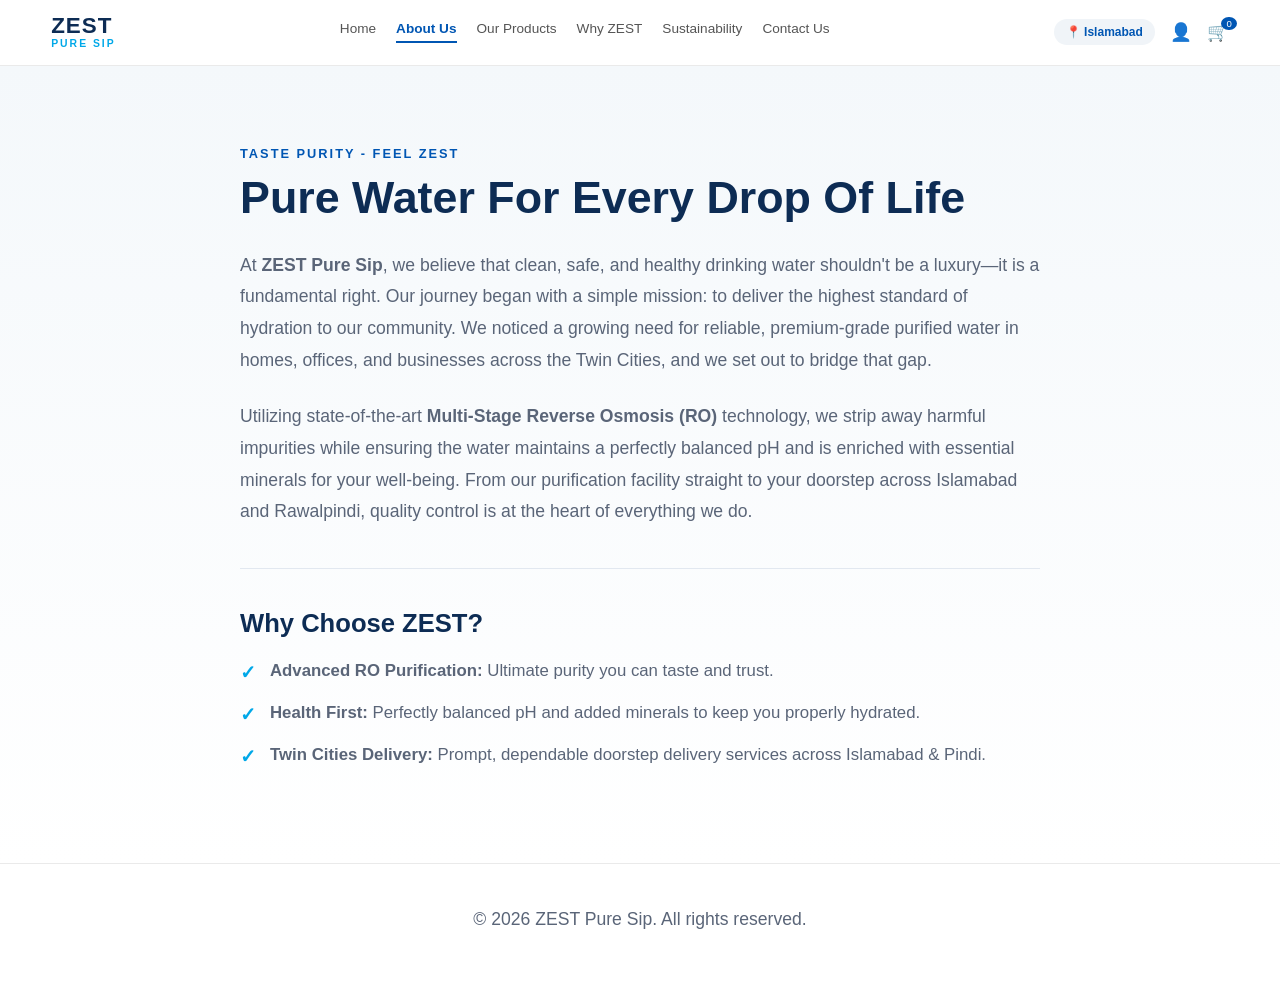
<file: about.html>
<!DOCTYPE html>
<html lang="en">
<head>
    <meta charset="UTF-8">
    <meta name="viewport" content="width=device-width, initial-scale=1.0">
    <title>About Us - ZEST Pure Sip</title>
    <style>
        /* Base styles matching the homepage theme */
        * {
            margin: 0;
            padding: 0;
            box-sizing: border-box;
            font-family: 'Segoe UI', Tahoma, Geneva, Verdana, sans-serif;
        }

        body {
            background-color: #ffffff;
            color: #333333;
        }

        /* Header Navigation Styles from 1000290429.jpg */
        header {
            display: flex;
            justify-content: space-between;
            align-items: center;
            padding: 15px 4%;
            background-color: #ffffff;
            border-bottom: 1px solid #eaeaea;
            position: sticky;
            top: 0;
            z-index: 1000;
        }

        .logo {
            display: flex;
            flex-direction: column;
            line-height: 1;
        }

        .logo .brand-main {
            font-weight: 800;
            font-size: 1.4rem;
            color: #0d2c54;
            letter-spacing: 1px;
        }

        .logo .brand-sub {
            font-size: 0.65rem;
            font-weight: 600;
            color: #00a8e8;
            letter-spacing: 2px;
            margin-top: 2px;
        }

        nav {
            display: flex;
            gap: 20px;
        }

        nav a {
            text-decoration: none;
            color: #555555;
            font-size: 0.85rem;
            font-weight: 500;
            padding-bottom: 5px;
            transition: color 0.3s ease;
        }

        nav a:hover {
            color: #0056b3;
        }

        /* Making About Us link active with underline */
        nav a.active {
            color: #0056b3;
            border-bottom: 2px solid #0056b3;
            font-weight: 600;
        }

        .header-right {
            display: flex;
            align-items: center;
            gap: 15px;
        }

        .location-badge {
            display: flex;
            align-items: center;
            gap: 5px;
            background-color: #f0f4f8;
            color: #0056b3;
            padding: 6px 12px;
            border-radius: 20px;
            font-size: 0.75rem;
            font-weight: 600;
        }

        .icon-btn {
            background: none;
            border: none;
            cursor: pointer;
            font-size: 1.1rem;
            color: #555555;
            position: relative;
        }

        .cart-badge {
            position: absolute;
            top: -5px;
            right: -8px;
            background-color: #0056b3;
            color: white;
            font-size: 0.6rem;
            padding: 1px 5px;
            border-radius: 50%;
        }

        /* Main Content Layout */
        main {
            padding: 80px 20px;
            background: linear-gradient(180deg, #f4f8fb 0%, #ffffff 100%);
            min-height: 80vh;
        }

        .container {
            max-width: 800px;
            margin: 0 auto;
        }

        .tagline {
            color: #0056b3;
            text-transform: uppercase;
            letter-spacing: 2px;
            font-size: 0.8rem;
            font-weight: 700;
            margin-bottom: 10px;
        }

        h1 {
            font-size: 2.8rem;
            color: #0d2c54;
            margin-bottom: 25px;
            line-height: 1.2;
        }

        p {
            color: #5a6578;
            line-height: 1.8;
            font-size: 1.1rem;
            margin-bottom: 25px;
        }

        hr {
            border: 0;
            border-top: 1px solid #e2e8f0;
            margin: 40px 0;
        }

        h3 {
            font-size: 1.6rem;
            color: #0d2c54;
            margin-bottom: 20px;
        }

        .features-list {
            list-style: none;
        }

        .features-list li {
            position: relative;
            padding-left: 30px;
            margin-bottom: 15px;
            font-size: 1.05rem;
            color: #5a6578;
            line-height: 1.6;
        }

        .features-list li::before {
            content: "✓";
            position: absolute;
            left: 0;
            top: 0;
            color: #00a8e8;
            font-weight: bold;
            font-size: 1.2rem;
        }

        /* Footer styling */
        footer {
            text-align: center;
            padding: 40px 20px;
            border-top: 1px solid #eaeaea;
            color: #888888;
            font-size: 0.9rem;
            background-color: #ffffff;
        }
    </style>
</head>
<body>

    <!-- 1. NAVIGATION BAR -->
    <header>
        <div class="logo">
            <span class="brand-main">ZEST</span>
            <span class="brand-sub">PURE SIP</span>
        </div>
        <nav>
            <a href="index.html">Home</a>
            <a href="about.html" class="active">About Us</a>
            <a href="#">Our Products</a>
            <a href="#">Why ZEST</a>
            <a href="#">Sustainability</a>
            <a href="#">Contact Us</a>
        </nav>
        <div class="header-right">
            <div class="location-badge">📍 Islamabad</div>
            <button class="icon-btn">👤</button>
            <button class="icon-btn">🛒<span class="cart-badge">0</span></button>
        </div>
    </header>

    <!-- 2. ABOUT US CONTENT SECTION -->
    <main>
        <div class="container">
            <div class="tagline">Taste Purity - Feel Zest</div>
            <h1>Pure Water For Every Drop Of Life</h1>
            
            <p>
                At <strong>ZEST Pure Sip</strong>, we believe that clean, safe, and healthy drinking water shouldn't be a luxury—it is a fundamental right. Our journey began with a simple mission: to deliver the highest standard of hydration to our community. We noticed a growing need for reliable, premium-grade purified water in homes, offices, and businesses across the Twin Cities, and we set out to bridge that gap.
            </p>

            <p>
                Utilizing state-of-the-art <strong>Multi-Stage Reverse Osmosis (RO)</strong> technology, we strip away harmful impurities while ensuring the water maintains a perfectly balanced pH and is enriched with essential minerals for your well-being. From our purification facility straight to your doorstep across Islamabad and Rawalpindi, quality control is at the heart of everything we do.
            </p>

            <hr>

            <h3>Why Choose ZEST?</h3>
            <ul class="features-list">
                <li><strong>Advanced RO Purification:</strong> Ultimate purity you can taste and trust.</li>
                <li><strong>Health First:</strong> Perfectly balanced pH and added minerals to keep you properly hydrated.</li>
                <li><strong>Twin Cities Delivery:</strong> Prompt, dependable doorstep delivery services across Islamabad & Pindi.</li>
            </ul>
        </div>
    </main>

    <!-- 3. FOOTER -->
    <footer>
        <p>&copy; 2026 ZEST Pure Sip. All rights reserved.</p>
    </footer>

</body>
</html>
</file>
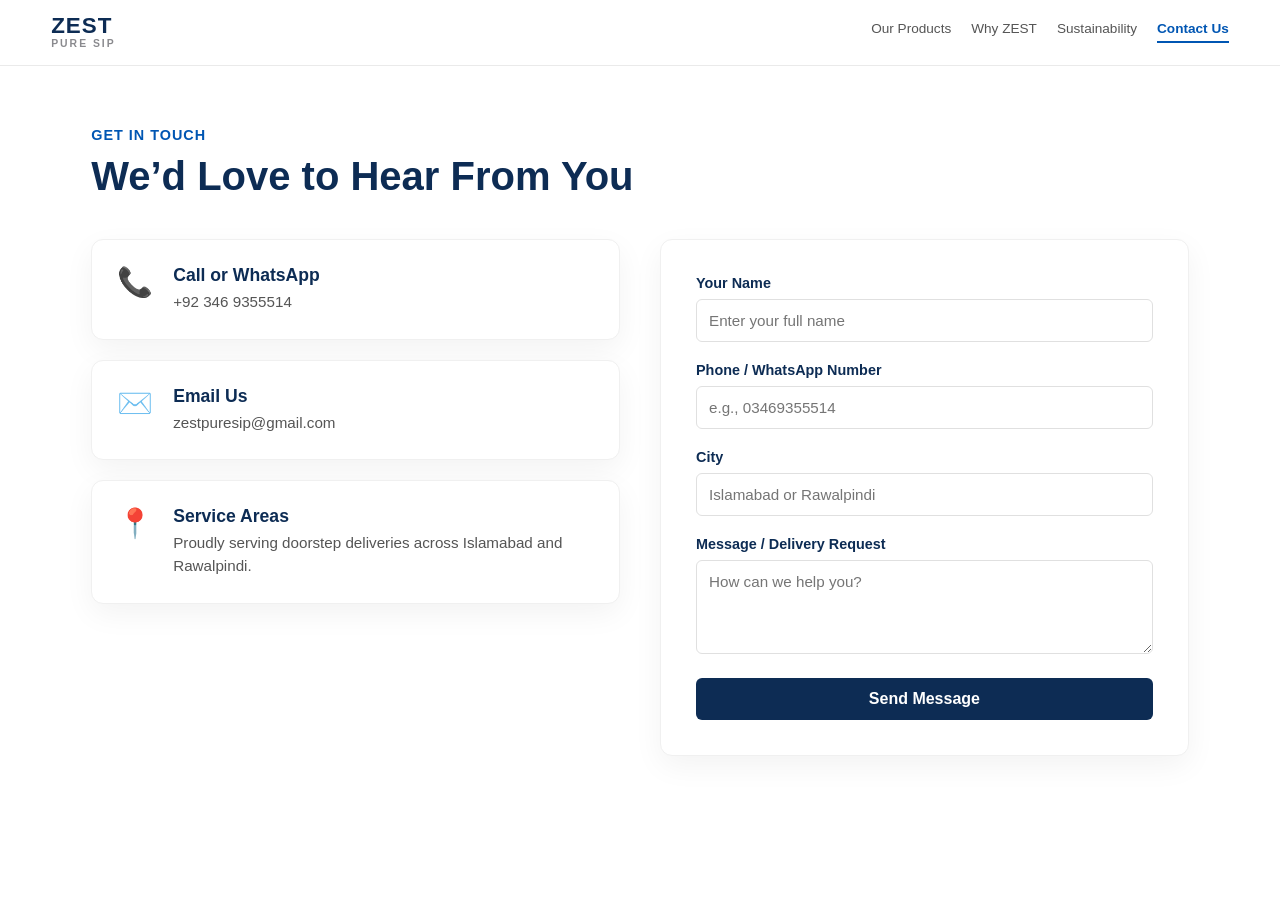
<file: contact.html>
<!DOCTYPE html>
<html lang="en">
<head>
    <meta charset="UTF-8">
    <meta name="viewport" content="width=device-width, initial-scale=1.0">
    <title>Contact Us - ZEST Pure Sip</title>
    <style>
        /* Base styles matching the homepage theme */
        * {
            margin: 0;
            padding: 0;
            box-sizing: border-box;
            font-family: 'Segoe UI', Tahoma, Geneva, Verdana, sans-serif;
        }

        body {
            background-color: #ffffff;
            color: #333333;
        }

        /* Header Navigation Styles */
        header {
            display: flex;
            justify-content: space-between;
            align-items: center;
            padding: 15px 4%;
            background-color: #ffffff;
            border-bottom: 1px solid #eaeaea;
            position: sticky;
            top: 0;
            z-index: 1000;
        }

        .logo {
            display: flex;
            flex-direction: column;
            line-height: 1;
        }

        .logo .brand-main {
            font-weight: 800;
            font-size: 1.4rem;
            color: #0d2c54;
            letter-spacing: 1px;
        }

        .logo .brand-sub {
            font-size: 0.65rem;
            font-weight: 600;
            color: #8a8a8e;
            letter-spacing: 2px;
            margin-top: 2px;
        }

        nav {
            display: flex;
            gap: 20px;
        }

        nav a {
            text-decoration: none;
            color: #555555;
            font-size: 0.85rem;
            font-weight: 500;
            padding-bottom: 5px;
            transition: color 0.3s ease;
        }

        nav a:hover {
            color: #0056b3;
        }

        nav a.active {
            color: #0056b3;
            border-bottom: 2px solid #0056b3;
            font-weight: 600;
        }

        /* Contact Page Layout */
        main {
            padding: 60px 4%;
            max-width: 1200px;
            margin: 0 auto;
        }

        .sub-heading {
            color: #0056b3; 
            font-weight: 600; 
            letter-spacing: 1px;
            text-transform: uppercase;
            font-size: 0.9rem;
        }

        h1 {
            color: #0d2c54; 
            font-size: 2.5rem; 
            margin-top: 10px;
            margin-bottom: 40px;
        }

        /* Two-Column Grid: Left (Info Cards), Right (Form) */
        .contact-container {
            display: grid;
            grid-template-columns: repeat(auto-fit, minmax(320px, 1fr));
            gap: 40px;
        }

        .info-sidebar {
            display: flex;
            flex-direction: column;
            gap: 20px;
        }

        /* Matching card styling from 1000290444.jpg */
        .contact-card {
            background: #ffffff;
            border-radius: 12px;
            padding: 25px;
            box-shadow: 0 10px 30px rgba(0, 0, 0, 0.05);
            border: 1px solid #f0f0f0;
            display: flex;
            gap: 20px;
            align-items: flex-start;
        }

        .icon-box {
            font-size: 1.8rem;
        }

        .contact-card h3 {
            color: #0d2c54;
            font-size: 1.1rem;
            margin-bottom: 5px;
            font-weight: 700;
        }

        .contact-card p, .contact-card a {
            color: #555555;
            font-size: 0.95rem;
            line-height: 1.5;
            text-decoration: none;
        }

        .contact-card a:hover {
            color: #0056b3;
        }

        /* Clean Contact Form */
        .contact-form-card {
            background: #ffffff;
            border-radius: 12px;
            padding: 35px;
            box-shadow: 0 10px 30px rgba(0, 0, 0, 0.05);
            border: 1px solid #f0f0f0;
        }

        .form-group {
            margin-bottom: 20px;
        }

        .form-group label {
            display: block;
            margin-bottom: 8px;
            color: #0d2c54;
            font-weight: 600;
            font-size: 0.9rem;
        }

        .form-group input, .form-group textarea {
            width: 100%;
            padding: 12px;
            border: 1px solid #e0e0e0;
            border-radius: 6px;
            font-size: 0.95rem;
            outline: none;
            transition: border-color 0.3s ease;
        }

        .form-group input:focus, .form-group textarea:focus {
            border-color: #0056b3;
        }

        .submit-btn {
            background-color: #0d2c54;
            color: #ffffff;
            border: none;
            padding: 12px 30px;
            font-size: 1rem;
            font-weight: 600;
            border-radius: 6px;
            cursor: pointer;
            transition: background-color 0.3s ease;
            width: 100%;
        }

        .submit-btn:hover {
            background-color: #0056b3;
        }
    </style>
</head>
<body>

    <header>
        <div class="logo">
            <span class="brand-main">ZEST</span>
            <span class="brand-sub">PURE SIP</span>
        </div>
        <nav>
            <a href="products.html">Our Products</a>
            <a href="why-zest.html">Why ZEST</a>
            <a href="sustainability.html">Sustainability</a>
            <a href="contact.html" class="active">Contact Us</a>
        </nav>
    </header>

    <main>
        <span class="sub-heading">Get In Touch</span>
        <h1>We’d Love to Hear From You</h1>

        <div class="contact-container">
            <!-- Left Side: Contact Information Cards -->
            <div class="info-sidebar">
                
                <!-- Phone Card -->
                <div class="contact-card">
                    <div class="icon-box">📞</div>
                    <div>
                        <h3>Call or WhatsApp</h3>
                        <p><a href="tel:+923469355514">+92 346 9355514</a></p>
                    </div>
                </div>

                <!-- Email Card -->
                <div class="contact-card">
                    <div class="icon-box">✉️</div>
                    <div>
                        <h3>Email Us</h3>
                        <p><a href="mailto:zestpuresip@gmail.com">zestpuresip@gmail.com</a></p>
                    </div>
                </div>

                <!-- Location Card -->
                <div class="contact-card">
                    <div class="icon-box">📍</div>
                    <div>
                        <h3>Service Areas</h3>
                        <p>Proudly serving doorstep deliveries across Islamabad and Rawalpindi.</p>
                    </div>
                </div>

            </div>

            <!-- Right Side: Contact Form -->
            <div class="contact-form-card">
                <form action="https://formspree.io/f/zestpuresip@gmail.com" method="POST">
                    <div class="form-group">
                        <label for="name">Your Name</label>
                        <input type="text" id="name" name="name" placeholder="Enter your full name" required>
                    </div>
                    
                    <div class="form-group">
                        <label for="phone">Phone / WhatsApp Number</label>
                        <input type="tel" id="phone" name="phone" placeholder="e.g., 03469355514" required>
                    </div>

                    <div class="form-group">
                        <label for="city">City</label>
                        <input type="text" id="city" name="city" placeholder="Islamabad or Rawalpindi" required>
                    </div>

                    <div class="form-group">
                        <label for="message">Message / Delivery Request</label>
                        <textarea id="message" name="message" rows="4" placeholder="How can we help you?" required></textarea>
                    </div>

                    <button type="submit" class="submit-btn">Send Message</button>
                </form>
            </div>
        </div>
    </main>

</body>
</html>
</file>
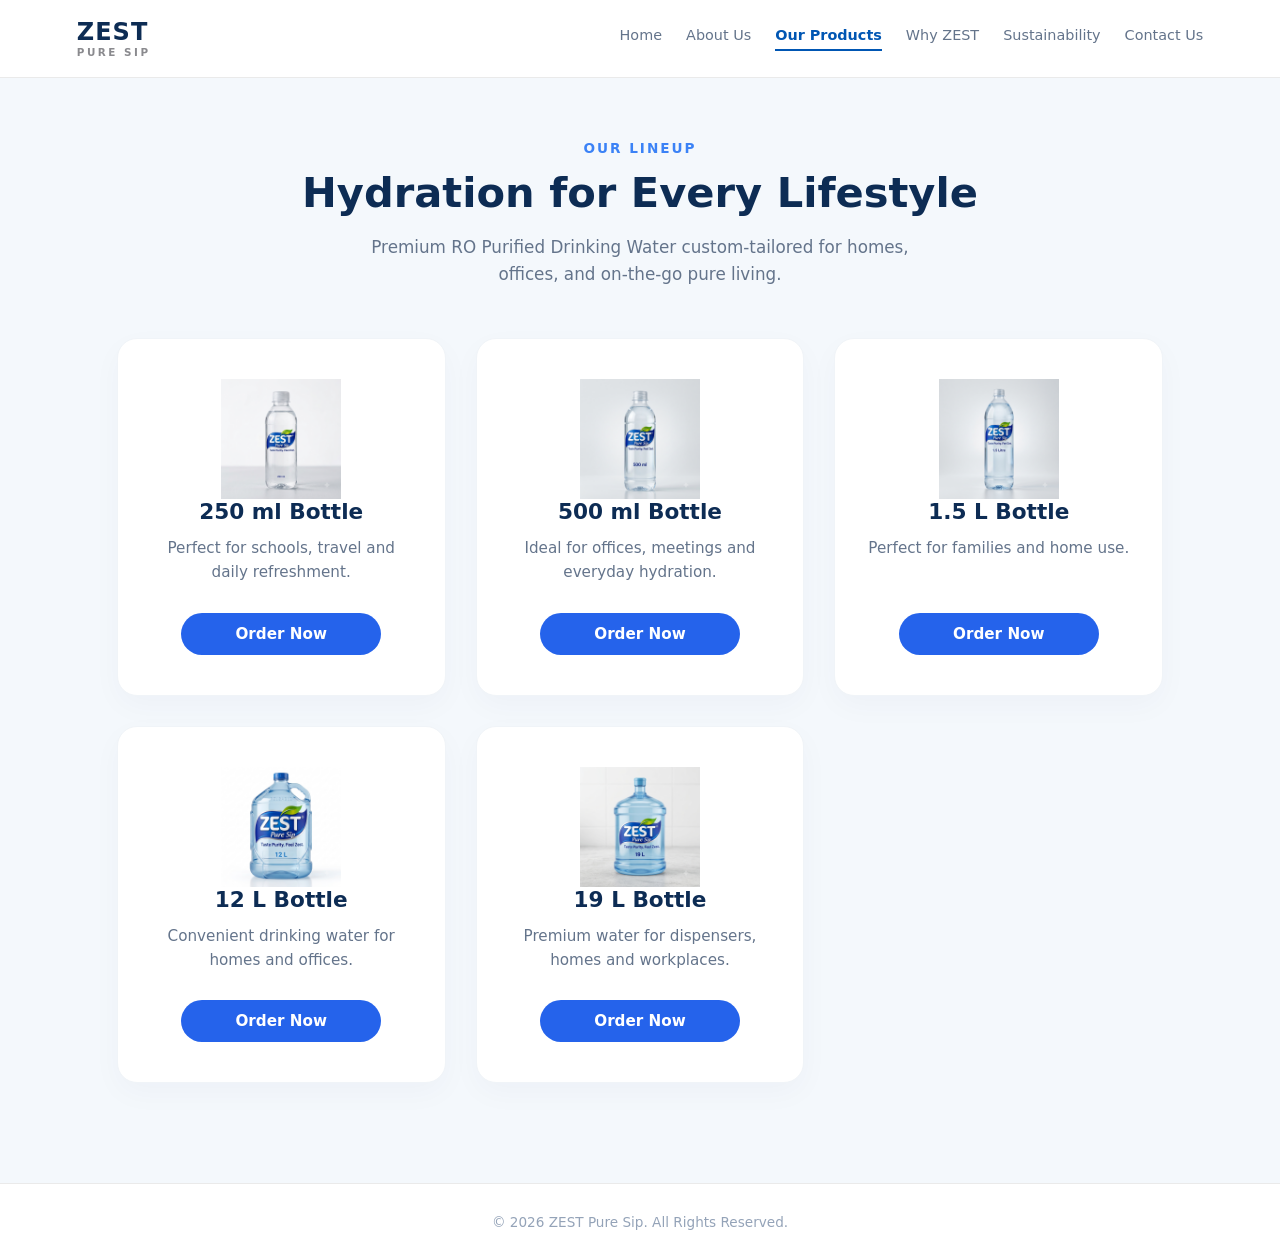
<file: products.html>
<!DOCTYPE html>
<html lang="en">
<head>
    <meta charset="UTF-8">
    <meta name="viewport" content="width=device-width, initial-scale=1.0">
    <title>Our Products - ZEST Pure Sip</title>
    <style>
        * {
            margin: 0;
            padding: 0;
            box-sizing: border-box;
            font-family: 'Segoe UI', system-ui, -apple-system, sans-serif;
        }

        body {
            background: #f4f8fc;
            color: #2d3748;
            min-height: 100vh;
            display: flex;
            flex-direction: column;
        }

        header {
            display: flex;
            justify-content: space-between;
            align-items: center;
            padding: 20px 6%;
            background-color: #ffffff;
            border-bottom: 1px solid #eaeaea;
            position: sticky;
            top: 0;
            z-index: 1000;
        }

        .logo {
            display: flex;
            flex-direction: column;
            line-height: 1;
        }

        .logo .brand-main {
            font-weight: 800;
            font-size: 1.5rem;
            color: #0d2c54;
            letter-spacing: 1px;
        }

        .logo .brand-sub {
            font-size: 0.65rem;
            font-weight: 600;
            color: #8a8a8e;
            letter-spacing: 2.5px;
            margin-top: 3px;
        }

        nav {
            display: flex;
            gap: 24px;
        }

        nav a {
            text-decoration: none;
            color: #64748b;
            font-size: 0.9rem;
            font-weight: 500;
            padding-bottom: 6px;
            transition: all 0.3s ease;
        }

        nav a:hover {
            color: #0056b3;
        }

        nav a.active {
            color: #0056b3;
            border-bottom: 2px solid #0056b3;
            font-weight: 600;
        }

        main {
            padding: 60px 6%;
            max-width: 1200px;
            margin: 0 auto;
            width: 100%;
            flex-grow: 1;
        }

        .hero-section {
            text-align: center;
            margin-bottom: 50px;
        }

        .sub-heading {
            color: #3b82f6; 
            font-weight: 700; 
            letter-spacing: 2px;
            text-transform: uppercase;
            font-size: 0.85rem;
            display: inline-block;
            margin-bottom: 12px;
        }

        h1 {
            color: #0d2c54; 
            font-size: 2.6rem;
            font-weight: 800; 
            line-height: 1.2;
            margin-bottom: 16px;
        }

        .tagline {
            color: #64748b;
            font-size: 1.05rem;
            max-width: 600px;
            margin: 0 auto;
            line-height: 1.6;
        }

        .card-grid {
            display: grid;
            grid-template-columns: repeat(auto-fit, minmax(280px, 1fr));
            gap: 30px;
        }

        .product-card {
            background: #ffffff;
            border-radius: 20px;
            padding: 40px 30px;
            text-align: center;
            border: 1px solid #f0f4f8;
            box-shadow: 0 10px 30px rgba(13, 44, 84, 0.03);
            transition: transform 0.3s ease, box-shadow 0.3s ease;
            display: flex;
            flex-direction: column;
            align-items: center;
        }

        .product-card:hover {
            transform: translateY(-5px);
            box-shadow: 0 15px 40px rgba(13, 44, 84, 0.06);
        }

        .icon-wrapper {
            width: 65px;
            height: 65px;
            background: #f0f7ff;
            border-radius: 50%;
            display: flex;
            align-items: center;
            justify-content: center;
            margin-bottom: 24px;
            font-size: 1.8rem;
        }

        .product-card h3 {
            color: #0d2c54;
            font-size: 1.35rem;
            margin-bottom: 12px;
            font-weight: 700;
        }

        .product-card p {
            color: #64748b;
            font-size: 0.95rem;
            line-height: 1.6;
            margin-bottom: 28px;
            flex-grow: 1;
        }

        .order-btn {
            background: #2563eb;
            color: #ffffff;
            text-decoration: none;
            padding: 12px 40px;
            font-size: 0.95rem;
            font-weight: 600;
            border-radius: 50px;
            width: 100%;
            max-width: 200px;
            transition: all 0.2s ease;
        }

        .order-btn:hover {
            background: #1d4ed8;
        }

        footer {
            text-align: center;
            padding: 30px 0;
            font-size: 0.85rem;
            color: #94a3b8;
            border-top: 1px solid #eaeaea;
            background: #ffffff;
            margin-top: 40px;
        }
    </style>
</head>
<body>

    <header>
        <div class="logo">
            <span class="brand-main">ZEST</span>
            <span class="brand-sub">PURE SIP</span>
        </div>
        <nav>
            <a href="index.html">Home</a>
            <a href="about.html">About Us</a>
            <a href="products.html" class="active">Our Products</a>
            <a href="why-zest.html">Why ZEST</a>
            <a href="sustainability.html">Sustainability</a>
            <a href="contact.html">Contact Us</a>
        </nav>
    </header>

    <main>
        <div class="hero-section">
            <span class="sub-heading">Our Lineup</span>
            <h1>Hydration for Every Lifestyle</h1>
            <p class="tagline">Premium RO Purified Drinking Water custom-tailored for homes, offices, and on-the-go pure living.</p>
        </div>

        <div class="card-grid">

<div class="product-card">
<img src="250ml-bottle.png" alt="250 ml Bottle" style="width:120px;height:auto;">
<h3>250 ml Bottle</h3>
<p>Perfect for schools, travel and daily refreshment.</p>
<a href="contact.html" class="order-btn">Order Now</a>
</div>

<div class="product-card">
<img src="500ml-bottle.png" alt="500 ml Bottle" style="width:120px;height:auto;">
<h3>500 ml Bottle</h3>
<p>Ideal for offices, meetings and everyday hydration.</p>
<a href="contact.html" class="order-btn">Order Now</a>
</div>

<div class="product-card">
<img src="1.5l-bottle.png" alt="1.5 L Bottle" style="width:120px;height:auto;">
<h3>1.5 L Bottle</h3>
<p>Perfect for families and home use.</p>
<a href="contact.html" class="order-btn">Order Now</a>
</div>

<div class="product-card">
<img src="12l-bottle.png" alt="12 L Bottle" style="width:120px;height:auto;">
<h3>12 L Bottle</h3>
<p>Convenient drinking water for homes and offices.</p>
<a href="contact.html" class="order-btn">Order Now</a>
</div>

<div class="product-card">
<img src="19l-bottle.png" alt="19 L Bottle" style="width:120px;height:auto;">
<h3>19 L Bottle</h3>
<p>Premium water for dispensers, homes and workplaces.</p>
<a href="contact.html" class="order-btn">Order Now</a>
</div>

            </div>
        </div>
    </main>

    <footer>
        © 2026 ZEST Pure Sip. All Rights Reserved.
    </footer>

</body>
</html>
</file>
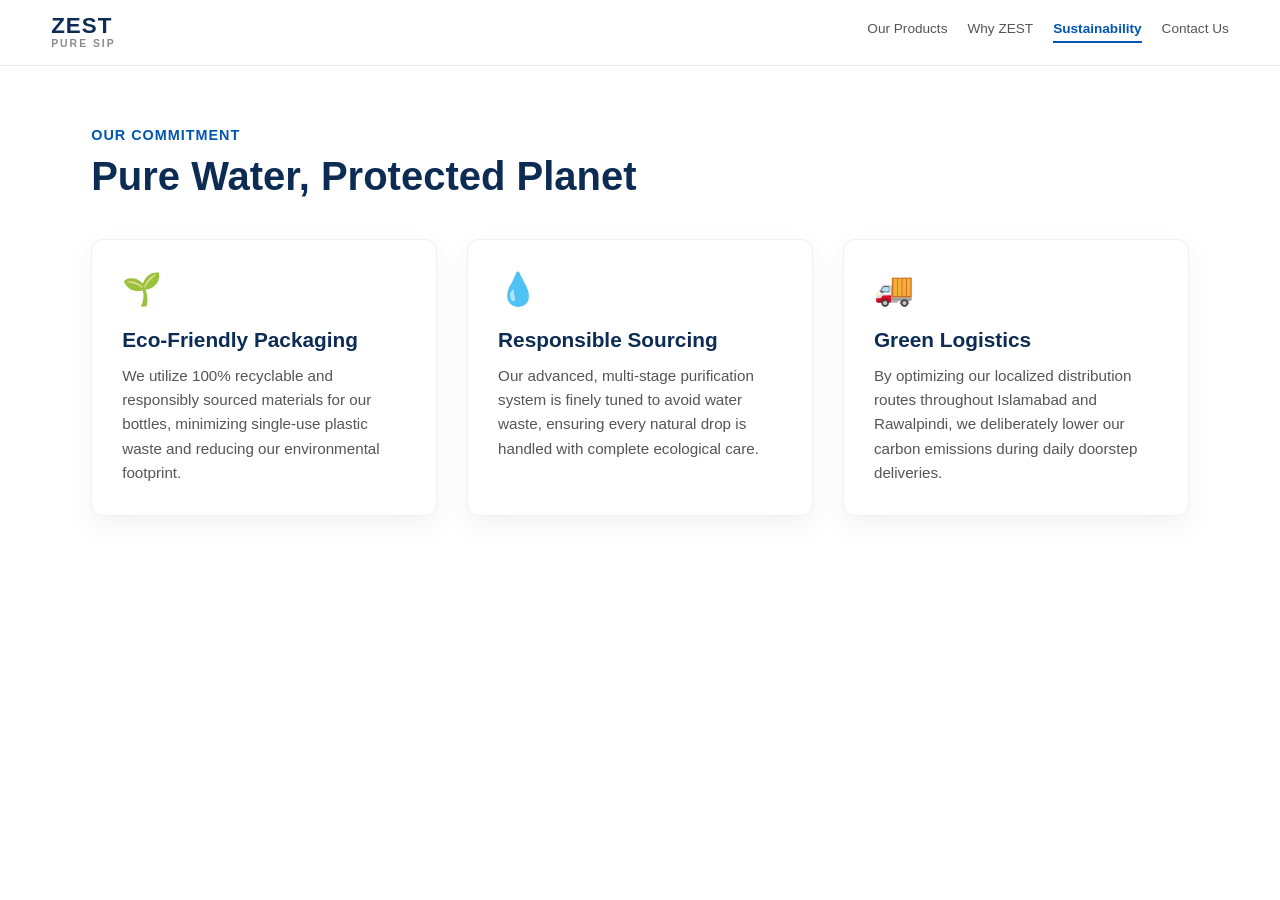
<file: sustainability.html>
<!DOCTYPE html>
<html lang="en">
<head>
    <meta charset="UTF-8">
    <meta name="viewport" content="width=device-width, initial-scale=1.0">
    <title>Sustainability - ZEST Pure Sip</title>
    <style>
        /* Base styles matching the homepage theme */
        * {
            margin: 0;
            padding: 0;
            box-sizing: border-box;
            font-family: 'Segoe UI', Tahoma, Geneva, Verdana, sans-serif;
        }

        body {
            background-color: #ffffff;
            color: #333333;
        }

        /* Header Navigation Styles */
        header {
            display: flex;
            justify-content: space-between;
            align-items: center;
            padding: 15px 4%;
            background-color: #ffffff;
            border-bottom: 1px solid #eaeaea;
            position: sticky;
            top: 0;
            z-index: 1000;
        }

        .logo {
            display: flex;
            flex-direction: column;
            line-height: 1;
        }

        .logo .brand-main {
            font-weight: 800;
            font-size: 1.4rem;
            color: #0d2c54;
            letter-spacing: 1px;
        }

        .logo .brand-sub {
            font-size: 0.65rem;
            font-weight: 600;
            color: #8a8a8e;
            letter-spacing: 2px;
            margin-top: 2px;
        }

        nav {
            display: flex;
            gap: 20px;
        }

        nav a {
            text-decoration: none;
            color: #555555;
            font-size: 0.85rem;
            font-weight: 500;
            padding-bottom: 5px;
            transition: color 0.3s ease;
        }

        nav a:hover {
            color: #0056b3;
        }

        nav a.active {
            color: #0056b3;
            border-bottom: 2px solid #0056b3;
            font-weight: 600;
        }

        /* Sustainability Content Layout */
        main {
            padding: 60px 4%;
            max-width: 1200px;
            margin: 0 auto;
        }

        .sub-heading {
            color: #0056b3; 
            font-weight: 600; 
            letter-spacing: 1px;
            text-transform: uppercase;
            font-size: 0.9rem;
        }

        h1 {
            color: #0d2c54; 
            font-size: 2.5rem; 
            margin-top: 10px;
            margin-bottom: 40px;
        }

        /* Card Grid Layout matching 1000290444.jpg */
        .card-grid {
            display: grid;
            grid-template-columns: repeat(auto-fit, minmax(280px, 1fr));
            gap: 30px;
            margin-top: 20px;
        }

        .feature-card {
            background: #ffffff;
            border-radius: 12px;
            padding: 30px;
            box-shadow: 0 10px 30px rgba(0, 0, 0, 0.05);
            border: 1px solid #f0f0f0;
            transition: transform 0.3s ease, box-shadow 0.3s ease;
        }

        .feature-card:hover {
            transform: translateY(-5px);
            box-shadow: 0 15px 40px rgba(0, 0, 0, 0.08);
        }

        .icon-container {
            font-size: 2rem;
            margin-bottom: 20px;
            display: inline-block;
        }

        .feature-card h3 {
            color: #0d2c54;
            font-size: 1.3rem;
            margin-bottom: 12px;
            font-weight: 700;
        }

        .feature-card p {
            color: #555555;
            font-size: 0.95rem;
            line-height: 1.6;
        }
    </style>
</head>
<body>

    <header>
        <div class="logo">
            <span class="brand-main">ZEST</span>
            <span class="brand-sub">PURE SIP</span>
        </div>
        <nav>
            <a href="products.html">Our Products</a>
            <a href="why-zest.html">Why ZEST</a>
            <a href="sustainability.html" class="active">Sustainability</a>
            <a href="contact.html">Contact Us</a>
        </nav>
    </header>

    <main>
        <span class="sub-heading">Our Commitment</span>
        <h1>Pure Water, Protected Planet</h1>

        <!-- Grid Container -->
        <div class="card-grid">
            
            <!-- Card 1: Eco-Friendly Packaging -->
            <div class="feature-card">
                <div class="icon-container">🌱</div>
                <h3>Eco-Friendly Packaging</h3>
                <p>We utilize 100% recyclable and responsibly sourced materials for our bottles, minimizing single-use plastic waste and reducing our environmental footprint.</p>
            </div>

            <!-- Card 2: Water Conservation -->
            <div class="feature-card">
                <div class="icon-container">💧</div>
                <h3>Responsible Sourcing</h3>
                <p>Our advanced, multi-stage purification system is finely tuned to avoid water waste, ensuring every natural drop is handled with complete ecological care.</p>
            </div>

            <!-- Card 3: Twin Cities Smart Delivery -->
            <div class="feature-card">
                <div class="icon-container">🚚</div>
                <h3>Green Logistics</h3>
                <p>By optimizing our localized distribution routes throughout Islamabad and Rawalpindi, we deliberately lower our carbon emissions during daily doorstep deliveries.</p>
            </div>

        </div>
    </main>

</body>
</html>
</file>
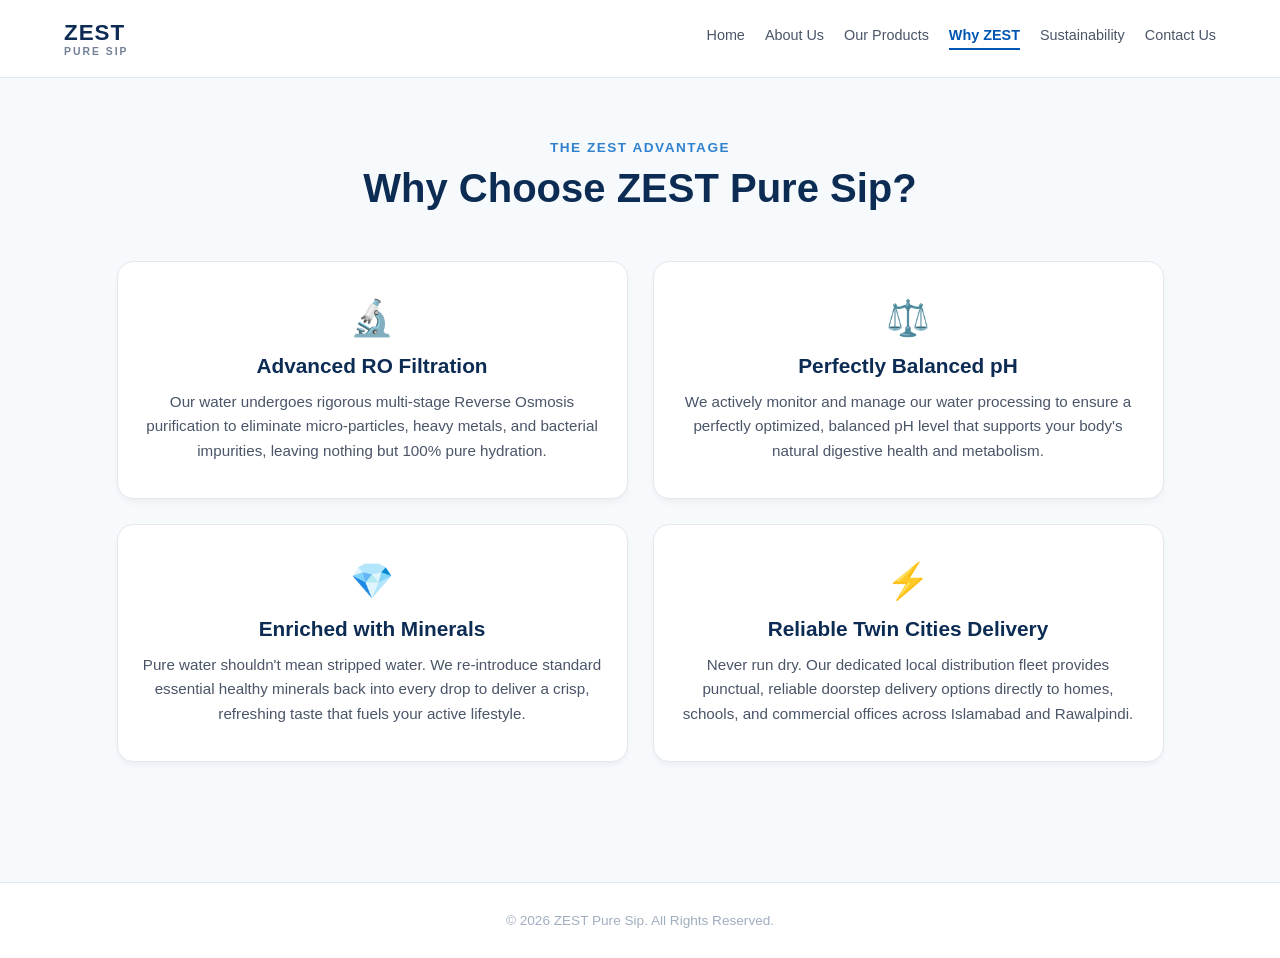
<file: why-zest.html>
<!DOCTYPE html>
<html lang="en">
<head>
    <meta charset="UTF-8">
    <meta name="viewport" content="width=device-width, initial-scale=1.0">
    <title>Why ZEST - ZEST Pure Sip</title>
    <style>
        * {
            margin: 0;
            padding: 0;
            box-sizing: border-box;
            font-family: sans-serif;
        }

        body {
            background-color: #f7fafc;
            color: #2d3748;
        }

        /* Safe Modern Navigation Bar */
        header {
            display: flex;
            justify-content: space-between;
            align-items: center;
            padding: 20px 5%;
            background-color: #ffffff;
            border-bottom: 1px solid #e2e8f0;
        }

        .logo {
            display: flex;
            flex-direction: column;
        }

        .logo .brand-main {
            font-weight: 800;
            font-size: 1.4rem;
            color: #0d2c54;
            letter-spacing: 1px;
        }

        .logo .brand-sub {
            font-size: 0.65rem;
            font-weight: 600;
            color: #718096;
            letter-spacing: 2px;
        }

        nav {
            display: flex;
            gap: 20px;
        }

        nav a {
            text-decoration: none;
            color: #4a5568;
            font-size: 0.9rem;
            font-weight: 500;
            padding-bottom: 5px;
        }

        nav a:hover {
            color: #0056b3;
        }

        nav a.active {
            color: #0056b3;
            border-bottom: 2px solid #0056b3;
            font-weight: 600;
        }

        /* Safe Modern Content Section */
        main {
            padding: 60px 5%;
            max-width: 1200px;
            margin: 0 auto;
        }

        .hero-section {
            text-align: center;
            margin-bottom: 50px;
        }

        .sub-heading {
            color: #3182ce; 
            font-weight: 700; 
            text-transform: uppercase;
            font-size: 0.85rem;
            letter-spacing: 1.5px;
        }

        h1 {
            color: #0d2c54; 
            font-size: 2.5rem;
            font-weight: 800; 
            margin-top: 10px;
        }

        /* Bulletproof Grid */
        .card-grid {
            display: flex;
            flex-wrap: wrap;
            gap: 25px;
            justify-content: center;
        }

        .reason-card {
            background-color: #ffffff;
            border-radius: 16px;
            padding: 35px 25px;
            text-align: center;
            border: 1px solid #e2e8f0;
            width: calc(50% - 25px);
            min-width: 280px;
            box-shadow: 0 4px 6px -1px rgba(0, 0, 0, 0.05);
        }

        .icon-wrapper {
            font-size: 2.2rem;
            margin-bottom: 15px;
        }

        .reason-card h3 {
            color: #0d2c54;
            font-size: 1.3rem;
            margin-bottom: 12px;
            font-weight: 700;
        }

        .reason-card p {
            color: #4a5568;
            font-size: 0.95rem;
            line-height: 1.6;
        }

        footer {
            text-align: center;
            padding: 30px 0;
            font-size: 0.85rem;
            color: #a0aec0;
            border-top: 1px solid #e2e8f0;
            background-color: #ffffff;
            margin-top: 60px;
        }

        /* Mobile Fix */
        @media (max-width: 768px) {
            .reason-card {
                width: 100%;
            }
            header {
                flex-direction: column;
                gap: 15px;
            }
        }
    </style>
</head>
<body>

    <header>
        <div class="logo">
            <span class="brand-main">ZEST</span>
            <span class="brand-sub">PURE SIP</span>
        </div>
        <nav>
            <a href="index.html">Home</a>
            <a href="about.html">About Us</a>
            <a href="products.html">Our Products</a>
            <a href="why-zest.html" class="active">Why ZEST</a>
            <a href="sustainability.html">Sustainability</a>
            <a href="contact.html">Contact Us</a>
        </nav>
    </header>

    <main>
        <div class="hero-section">
            <span class="sub-heading">The ZEST Advantage</span>
            <h1>Why Choose ZEST Pure Sip?</h1>
        </div>

        <div class="card-grid">
            
            <!-- Card 1 -->
            <div class="reason-card">
                <div class="icon-wrapper">🔬</div>
                <h3>Advanced RO Filtration</h3>
                <p>Our water undergoes rigorous multi-stage Reverse Osmosis purification to eliminate micro-particles, heavy metals, and bacterial impurities, leaving nothing but 100% pure hydration.</p>
            </div>

            <!-- Card 2 -->
            <div class="reason-card">
                <div class="icon-wrapper">⚖️</div>
                <h3>Perfectly Balanced pH</h3>
                <p>We actively monitor and manage our water processing to ensure a perfectly optimized, balanced pH level that supports your body's natural digestive health and metabolism.</p>
            </div>

            <!-- Card 3 -->
            <div class="reason-card">
                <div class="icon-wrapper">💎</div>
                <h3>Enriched with Minerals</h3>
                <p>Pure water shouldn't mean stripped water. We re-introduce standard essential healthy minerals back into every drop to deliver a crisp, refreshing taste that fuels your active lifestyle.</p>
            </div>

            <!-- Card 4 -->
            <div class="reason-card">
                <div class="icon-wrapper">⚡</div>
                <h3>Reliable Twin Cities Delivery</h3>
                <p>Never run dry. Our dedicated local distribution fleet provides punctual, reliable doorstep delivery options directly to homes, schools, and commercial offices across Islamabad and Rawalpindi.</p>
            </div>

        </div>
    </main>

    <footer>
        © 2026 ZEST Pure Sip. All Rights Reserved.
    </footer>

</body>
</html>
</file>
